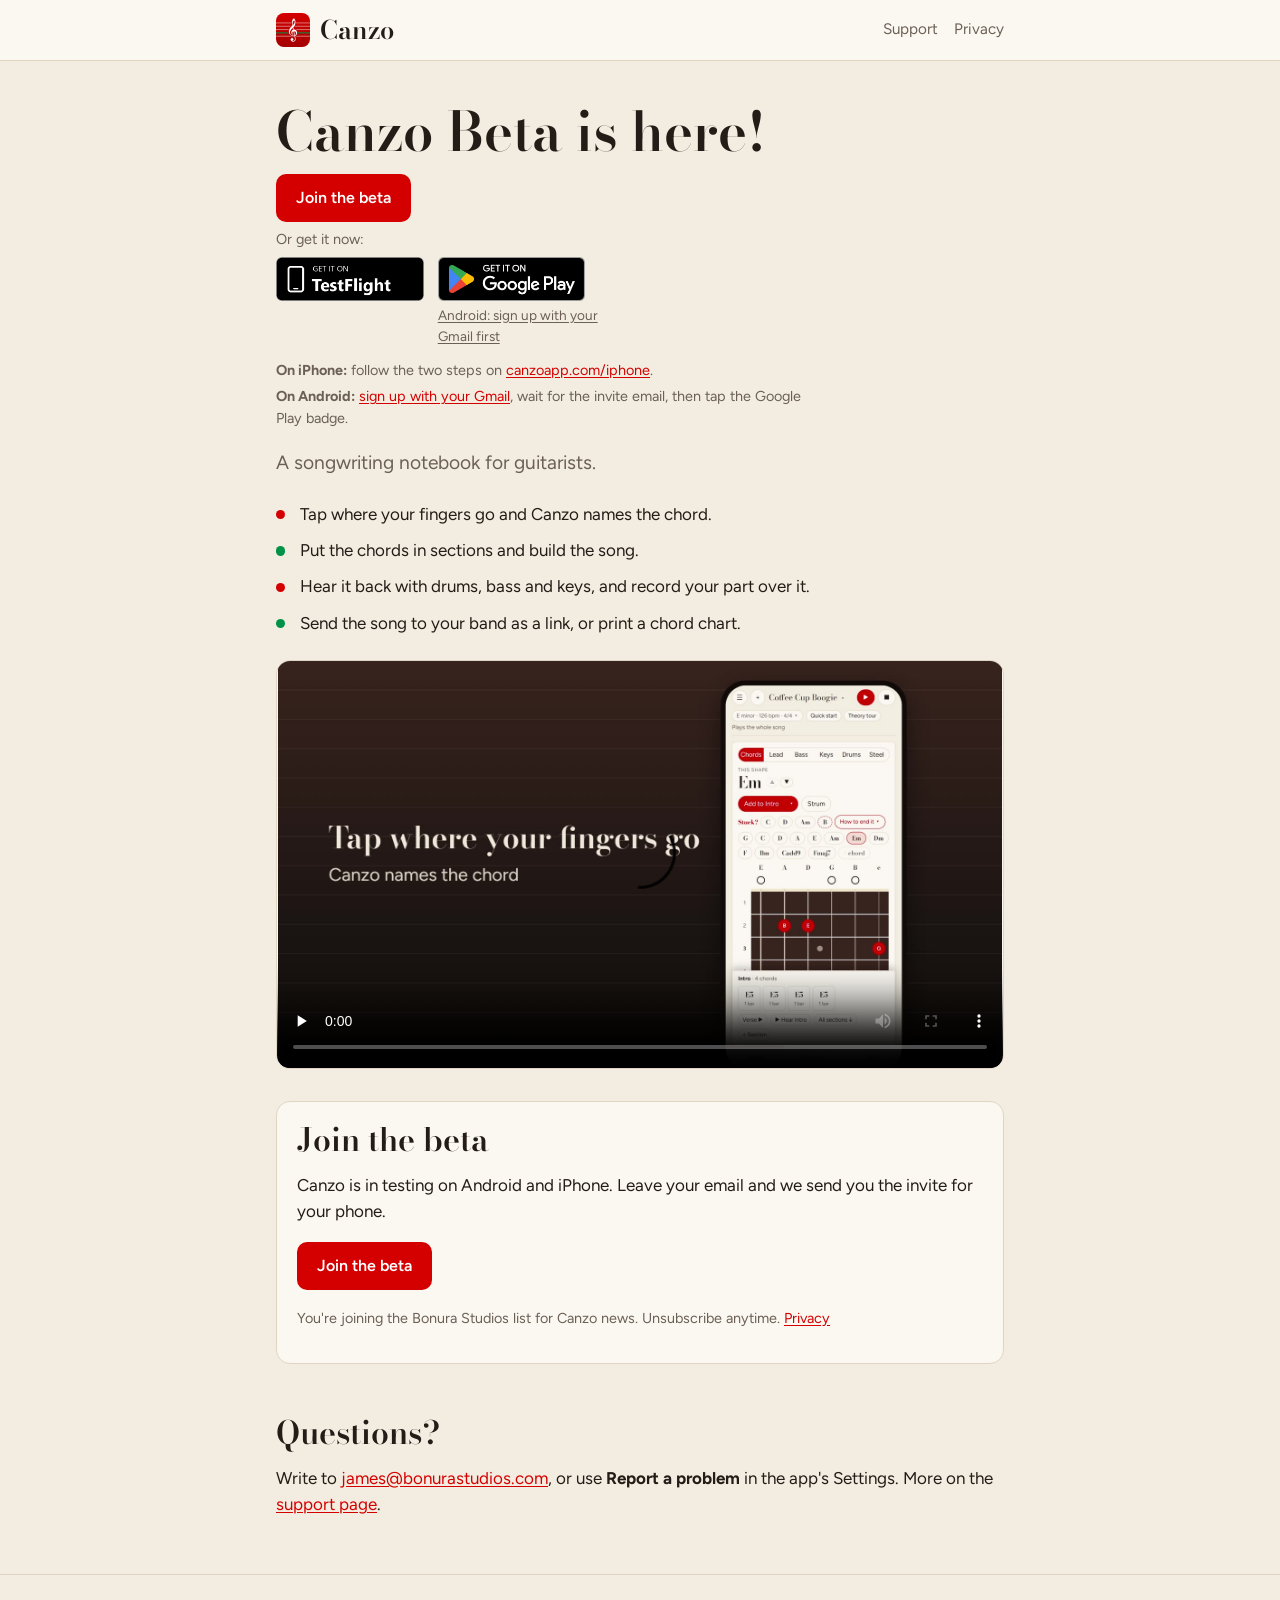
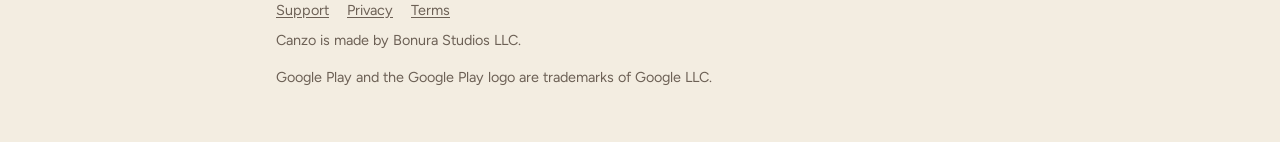
<file: index.html>
<!doctype html>
<html lang="en">
<head>
<meta charset="utf-8">
<meta name="viewport" content="width=device-width, initial-scale=1">
<meta http-equiv="Content-Security-Policy" content="default-src 'none'; script-src 'self'; style-src 'self'; img-src 'self' data:; font-src 'self'; media-src 'self'; manifest-src 'self'; form-action mailto:; base-uri 'none'; object-src 'none'">
<meta name="referrer" content="no-referrer">
<title>Canzo · Craft your song</title>
<meta name="description" content="Canzo is a songwriting notebook for guitarists: tap where your fingers go and it names the chord, build the song, and play it back with a band.">
<meta property="og:type" content="website">
<meta property="og:site_name" content="Canzo">
<meta property="og:url" content="https://canzoapp.com/">
<meta property="og:title" content="Canzo · Craft your song">
<meta property="og:description" content="A songwriting notebook for guitarists. Watch it, then join the beta.">
<meta property="og:image" content="https://canzoapp.com/canzo-card.jpg">
<meta property="og:image:width" content="1200">
<meta property="og:image:height" content="630">
<meta property="og:image:alt" content="Canzo: a white treble clef on a red tile, and the words Craft your song.">
<meta name="twitter:card" content="summary_large_image">
<meta name="theme-color" content="#D40000">
<link rel="icon" href="/favicon.svg" type="image/svg+xml">
  <script type="module" crossorigin src="/assets/home-kdcBkTNG.js"></script>
  <link rel="stylesheet" crossorigin href="/assets/site-vBg9s0Kn.css">
</head>
<body>
<header class="top"><div class="wrap">
  <a class="brand" href="/"><img src="/icon.svg" alt="" width="34" height="34">Canzo</a>
  <nav aria-label="Site"><a href="/support/">Support</a><a href="/privacy/">Privacy</a></nav>
</div></header>

<main class="wrap">
  <section class="hero">
    <div class="hero-head">
      <h1>Canzo Beta is here!</h1>
      <a class="button" href="https://bonurastudios.com/pages/canzo-beta">Join the beta</a>
    </div>
    
    <div class="beta-get">
      <p class="small">Or get it now:</p>
      <div class="beta-badges">
        <a class="store-badge" id="beta-iphone" href="/iphone/"><img src="/badges/testflight.png" alt="Get the iPhone beta on TestFlight" width="148" height="44"></a>
        <div class="beta-badge">
          <a class="store-badge" id="beta-android" href="https://play.google.com/apps/internaltest/4701320022110721239"><img src="/badges/google-play.png" alt="Get the Android beta on Google Play" width="148" height="44"></a>
          <a class="small" href="https://bonurastudios.com/pages/canzo-beta">Android: sign up with your Gmail first</a>
        </div>
      </div>
      <div class="install-steps" id="iphone-steps">
        <p class="small"><strong>On iPhone:</strong> follow the two steps on <a href="/iphone/">canzoapp.com/iphone</a>.</p>
        <p class="small" id="android-steps"><strong>On Android:</strong> <a href="https://bonurastudios.com/pages/canzo-beta">sign up with your Gmail</a>, wait for the invite email, then tap the Google Play badge.</p>
      </div>
    </div>
    
    <p class="tagline">A songwriting notebook for guitarists.</p>
    <ul class="points">
      <li>Tap where your fingers go and Canzo names the chord.</li>
      <li>Put the chords in sections and build the song.</li>
      <li>Hear it back with drums, bass and keys, and record your part over it.</li>
      <li>Send the song to your band as a link, or print a chord chart.</li>
    </ul>
    <video class="video" controls playsinline preload="none" poster="/poster-walkthrough.jpg"><source src="/media/walkthrough-vertical.mp4" media="(max-width: 600px) and (orientation: portrait)" type="video/mp4"><source src="/media/walkthrough-1080.mp4" media="(min-width: 1200px)" type="video/mp4"><source src="/media/walkthrough-720.mp4" type="video/mp4"></video>
  </section>

  
  <section class="card" id="beta" aria-labelledby="beta-title">
    <h2 id="beta-title">Join the beta</h2>
    <p>Canzo is in testing on Android and iPhone. Leave your email and we send you the invite for your phone.</p>
    
    
    <p><a class="button" href="https://bonurastudios.com/pages/canzo-beta">Join the beta</a></p>
    
    <p class="small">You're joining the Bonura Studios list for Canzo news. Unsubscribe anytime. <a href="/privacy/">Privacy</a></p>
  </section>
  

  

  <section aria-labelledby="help-title">
    <h2 id="help-title">Questions?</h2>
    <p>Write to <a href="mailto:james@bonurastudios.com">james@bonurastudios.com</a>, or use <strong>Report a problem</strong> in the app's Settings. More on the <a href="/support/">support page</a>.</p>
  </section>
</main>

<footer><div class="wrap">
  <nav aria-label="Footer"><a href="/support/">Support</a><a href="/privacy/">Privacy</a><a href="/terms/">Terms</a></nav>
  <p>Canzo is made by Bonura Studios LLC.</p>
  <p>Google Play and the Google Play logo are trademarks of Google LLC.</p>
</div></footer>
</body>
</html>
</file>
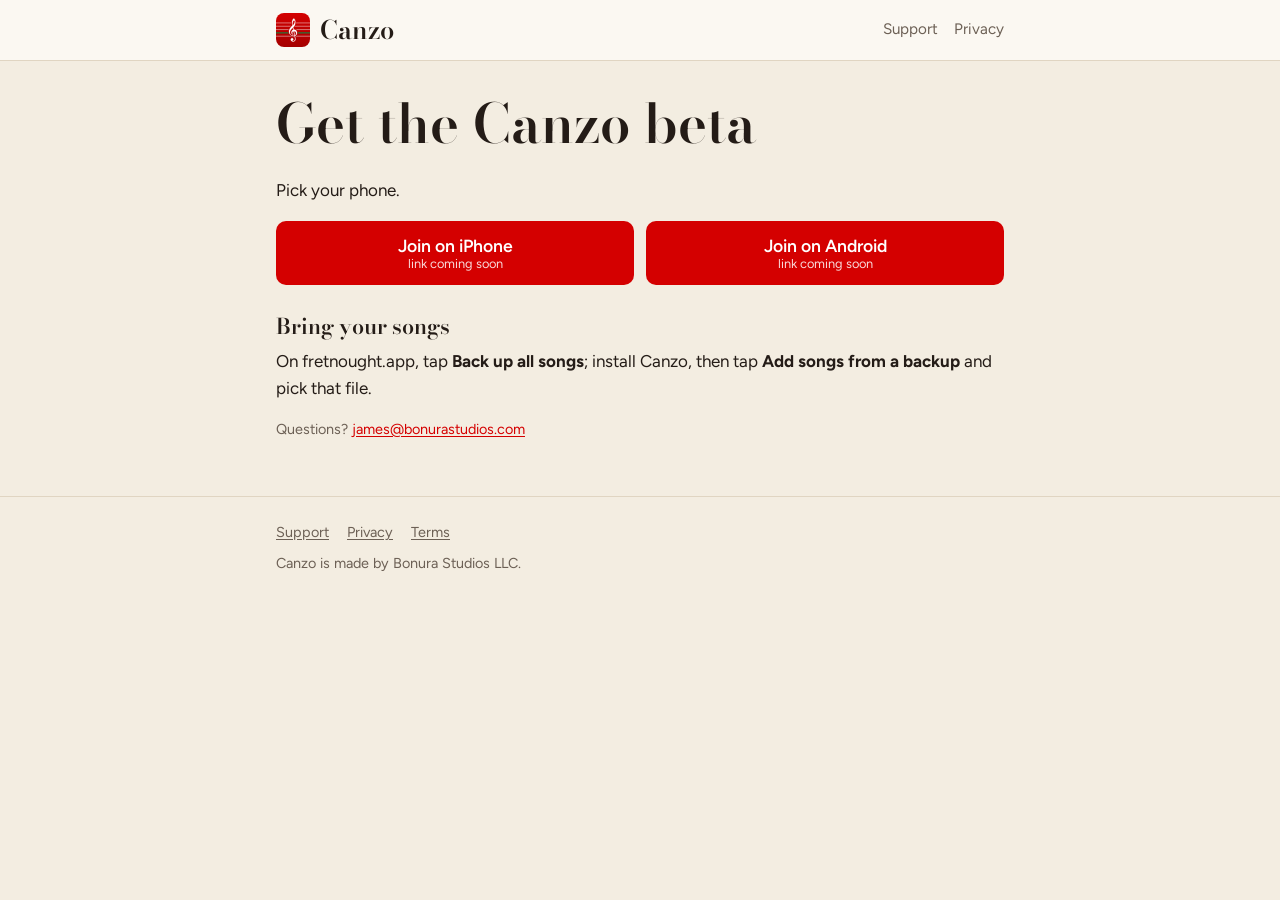
<file: beta/index.html>
<!doctype html>
<html lang="en">
<head>
<meta charset="utf-8">
<meta name="viewport" content="width=device-width, initial-scale=1">
<meta http-equiv="Content-Security-Policy" content="default-src 'none'; script-src 'self'; style-src 'self'; img-src 'self' data:; font-src 'self'; media-src 'self'; manifest-src 'self'; form-action mailto:; base-uri 'none'; object-src 'none'">
<meta name="referrer" content="no-referrer">
<title>Get the beta · Canzo</title>
<meta name="description" content="Join the Canzo beta on iPhone or Android.">
<meta property="og:type" content="website">
<meta property="og:site_name" content="Canzo">
<meta property="og:url" content="https://canzoapp.com/beta/">
<meta property="og:title" content="Get the Canzo beta">
<meta property="og:description" content="Join the Canzo beta on iPhone or Android: a songwriting notebook for guitarists.">
<meta property="og:image" content="https://canzoapp.com/canzo-card.jpg">
<meta property="og:image:width" content="1200">
<meta property="og:image:height" content="630">
<meta property="og:image:alt" content="Canzo: a white treble clef on a red tile, and the words Craft your song.">
<meta name="twitter:card" content="summary_large_image">
<meta name="theme-color" content="#D40000">
<link rel="icon" href="/favicon.svg" type="image/svg+xml">
  <script type="module" crossorigin src="/assets/beta-BmXsUxmT.js"></script>
  <link rel="stylesheet" crossorigin href="/assets/site-vBg9s0Kn.css">
</head>
<body>
<header class="top"><div class="wrap">
  <a class="brand" href="/"><img src="/icon.svg" alt="" width="34" height="34">Canzo</a>
  <nav aria-label="Site"><a href="/support/">Support</a><a href="/privacy/">Privacy</a></nav>
</div></header>

<main class="wrap text beta">
  <h1>Get the Canzo beta</h1>
  <p>Pick your phone.</p>
  <div class="joins">
    <span class="button join" id="join-iphone" data-phone="iphone" aria-disabled="true">Join on iPhone<small>link coming soon</small></span>
    <span class="button join" id="join-android" data-phone="android" aria-disabled="true">Join on Android<small>link coming soon</small></span>
  </div>
  <p id="your-phone" class="small" role="status"></p>

  <h2>Bring your songs</h2>
  <p>On fretnought.app, tap <strong>Back up all songs</strong>; install Canzo, then tap <strong>Add songs from a backup</strong> and pick that file.</p>

  <p class="small">Questions? <a href="mailto:james@bonurastudios.com">james@bonurastudios.com</a></p>
</main>

<footer><div class="wrap">
  <nav aria-label="Footer"><a href="/support/">Support</a><a href="/privacy/">Privacy</a><a href="/terms/">Terms</a></nav>
  <p>Canzo is made by Bonura Studios LLC.</p>
</div></footer>
</body>
</html>
</file>
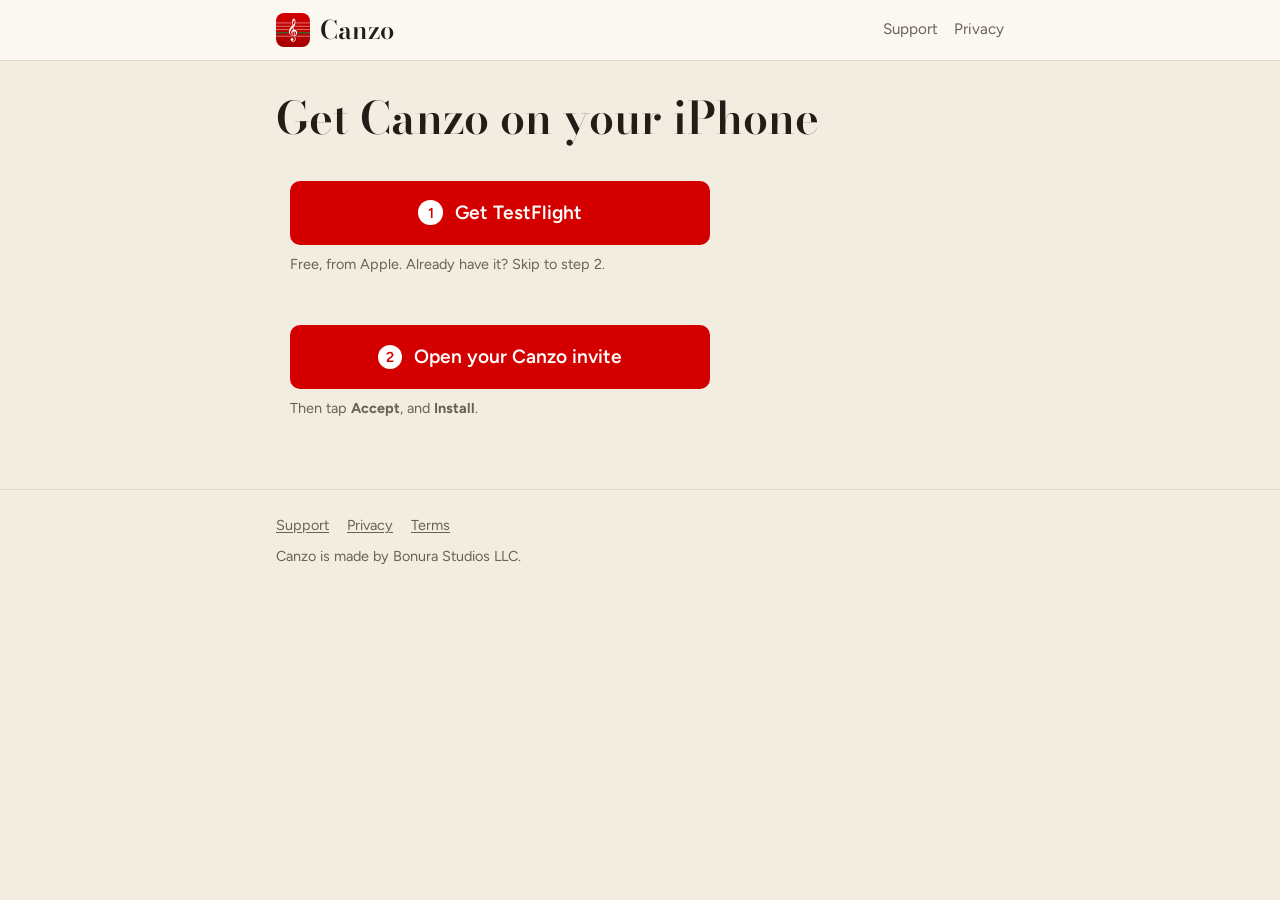
<file: iphone/index.html>
<!doctype html>
<html lang="en">
<head>
<meta charset="utf-8">
<meta name="viewport" content="width=device-width, initial-scale=1">
<meta http-equiv="Content-Security-Policy" content="default-src 'none'; script-src 'self'; style-src 'self'; img-src 'self' data:; font-src 'self'; media-src 'self'; manifest-src 'self'; form-action mailto:; base-uri 'none'; object-src 'none'">
<meta name="referrer" content="no-referrer">
<title>Get Canzo on your iPhone · Canzo</title>
<meta name="description" content="Two steps: get TestFlight, then open your Canzo invite.">
<meta property="og:type" content="website">
<meta property="og:site_name" content="Canzo">
<meta property="og:url" content="https://canzoapp.com/iphone/">
<meta property="og:title" content="Get Canzo on your iPhone">
<meta property="og:description" content="Two steps: get TestFlight, then open your Canzo invite.">
<meta property="og:image" content="https://canzoapp.com/canzo-card.jpg">
<meta property="og:image:width" content="1200">
<meta property="og:image:height" content="630">
<meta property="og:image:alt" content="Canzo: a white treble clef on a red tile, and the words Craft your song.">
<meta name="twitter:card" content="summary_large_image">

<meta name="theme-color" content="#D40000">
<link rel="icon" href="/favicon.svg" type="image/svg+xml">
  <script type="module" crossorigin src="/assets/iphone-CQcr4I_n.js"></script>
  <link rel="stylesheet" crossorigin href="/assets/site-vBg9s0Kn.css">
</head>
<body>
<header class="top"><div class="wrap">
  <a class="brand" href="/"><img src="/icon.svg" alt="" width="34" height="34">Canzo</a>
  <nav aria-label="Site"><a href="/support/">Support</a><a href="/privacy/">Privacy</a></nav>
</div></header>

<main class="wrap text iphone">
  
  <h1>Get Canzo on your iPhone</h1>
  <div class="step" id="step-1">
    <a class="button big" id="get-testflight" href="https://apps.apple.com/app/testflight/id899247664"><span class="step-number">1</span>Get TestFlight</a>
    <p class="small">Free, from Apple. Already have it? Skip to step 2.</p>
  </div>
  <div class="step" id="step-2">
    <p class="now-note" id="now-note" role="status" hidden>Now tap here</p>
    <a class="button big" id="open-invite" href="https://testflight.apple.com/join/EWS9TfPS"><span class="step-number">2</span>Open your Canzo invite</a>
    <p class="small">Then tap <strong>Accept</strong>, and <strong>Install</strong>.</p>
  </div>
  
  
</main>

<footer><div class="wrap">
  <nav aria-label="Footer"><a href="/support/">Support</a><a href="/privacy/">Privacy</a><a href="/terms/">Terms</a></nav>
  <p>Canzo is made by Bonura Studios LLC.</p>
</div></footer>
</body>
</html>
</file>
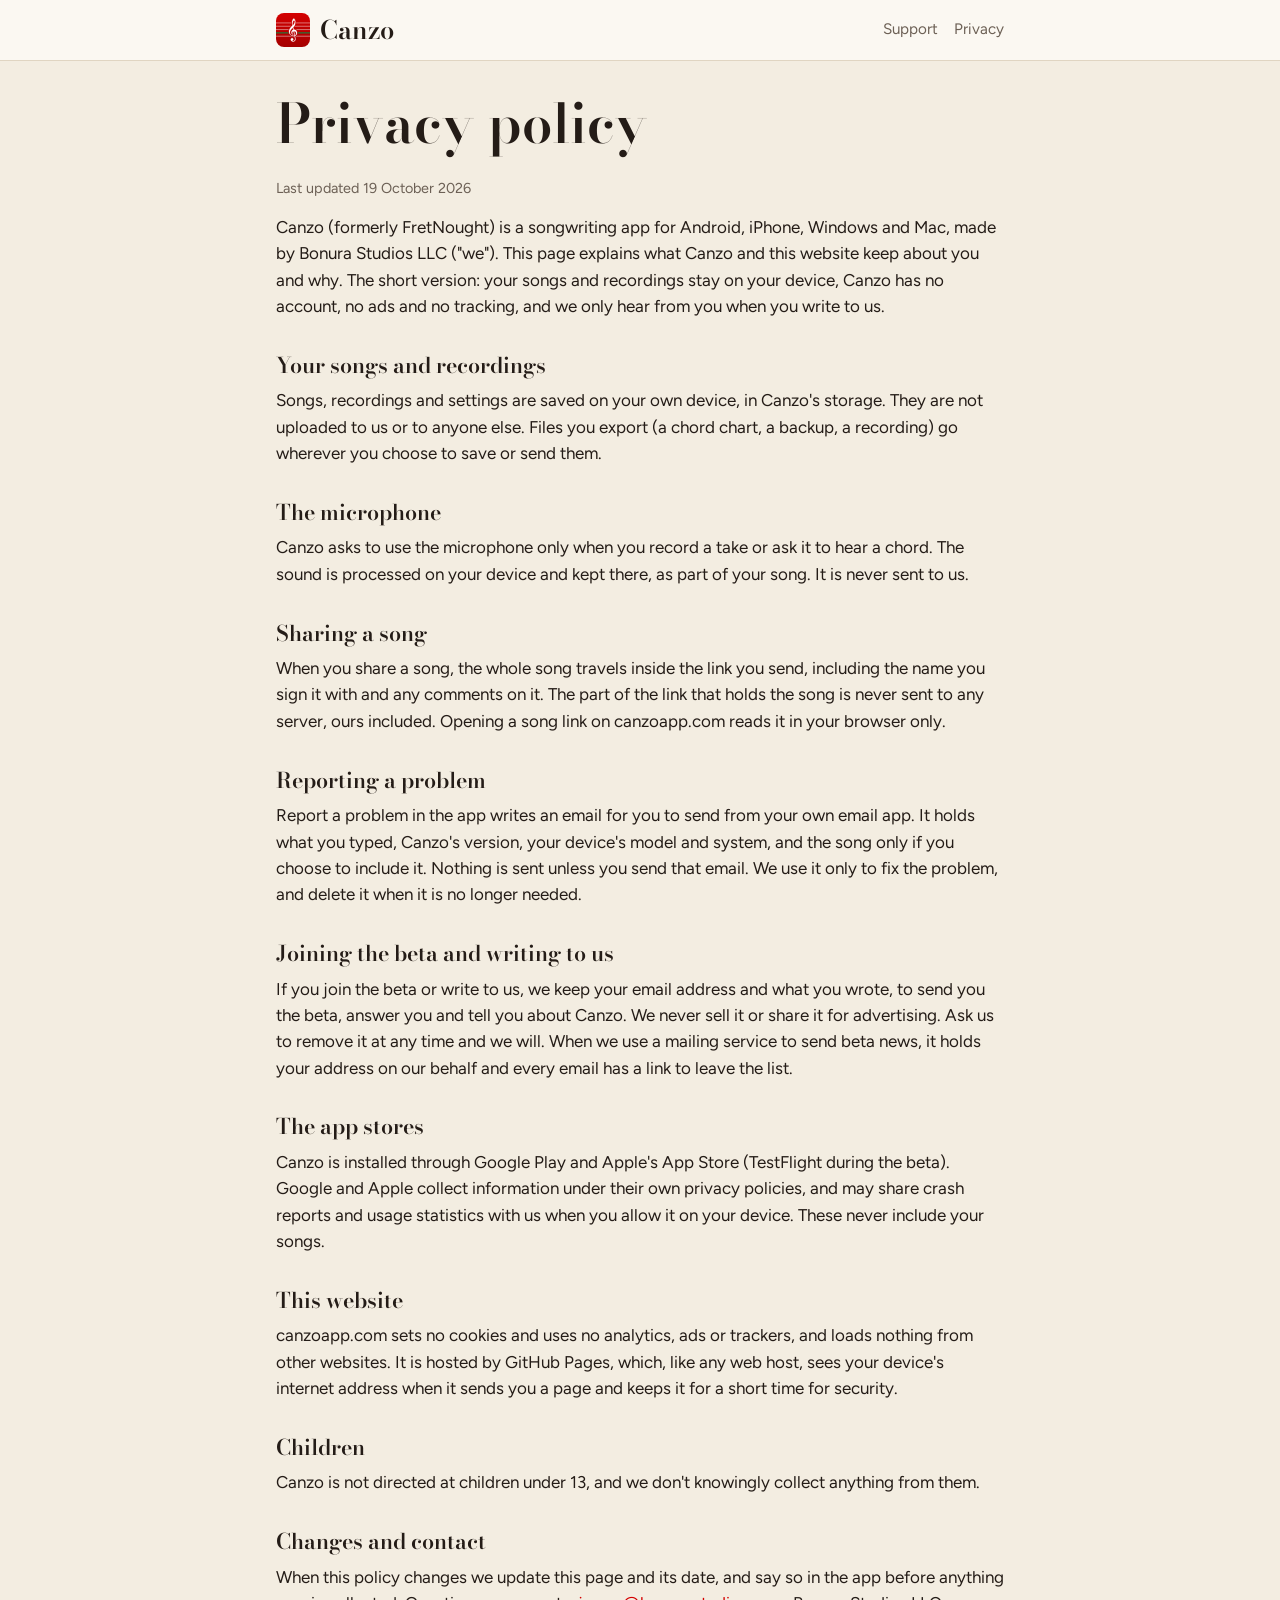
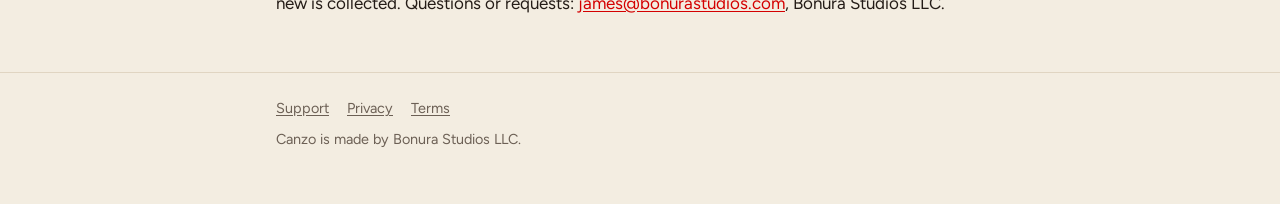
<file: privacy/index.html>
<!doctype html>
<html lang="en">
<head>
<meta charset="utf-8">
<meta name="viewport" content="width=device-width, initial-scale=1">
<meta http-equiv="Content-Security-Policy" content="default-src 'none'; script-src 'self'; style-src 'self'; img-src 'self' data:; font-src 'self'; media-src 'self'; manifest-src 'self'; form-action mailto:; base-uri 'none'; object-src 'none'">
<meta name="referrer" content="no-referrer">
<title>Privacy policy · Canzo</title>
<meta name="description" content="What Canzo and canzoapp.com keep about you, and why.">
<meta name="theme-color" content="#D40000">
<link rel="icon" href="/favicon.svg" type="image/svg+xml">
  <link rel="stylesheet" crossorigin href="/assets/site-vBg9s0Kn.css">
</head>
<body>
<!-- Read by James 2026-10-21 ("Privacy policy looks good"), written 2026-10-19 for the beta phase:
     the store apps with no account, no ads and no purchases. It is redone before ads, accounts or
     purchases reach anyone (GO-TO-MARKET step 26). -->
<header class="top"><div class="wrap">
  <a class="brand" href="/"><img src="/icon.svg" alt="" width="34" height="34">Canzo</a>
  <nav aria-label="Site"><a href="/support/">Support</a><a href="/privacy/" aria-current="page">Privacy</a></nav>
</div></header>

<main class="wrap text">
  <h1>Privacy policy</h1>
  <p class="updated">Last updated 19 October 2026</p>
  <p>Canzo (formerly FretNought) is a songwriting app for Android, iPhone, Windows and Mac, made by Bonura Studios LLC ("we"). This page explains what Canzo and this website keep about you and why. The short version: your songs and recordings stay on your device, Canzo has no account, no ads and no tracking, and we only hear from you when you write to us.</p>

  <h2>Your songs and recordings</h2>
  <p>Songs, recordings and settings are saved on your own device, in Canzo's storage. They are not uploaded to us or to anyone else. Files you export (a chord chart, a backup, a recording) go wherever you choose to save or send them.</p>

  <h2>The microphone</h2>
  <p>Canzo asks to use the microphone only when you record a take or ask it to hear a chord. The sound is processed on your device and kept there, as part of your song. It is never sent to us.</p>

  <h2>Sharing a song</h2>
  <p>When you share a song, the whole song travels inside the link you send, including the name you sign it with and any comments on it. The part of the link that holds the song is never sent to any server, ours included. Opening a song link on canzoapp.com reads it in your browser only.</p>

  <h2>Reporting a problem</h2>
  <p>Report a problem in the app writes an email for you to send from your own email app. It holds what you typed, Canzo's version, your device's model and system, and the song only if you choose to include it. Nothing is sent unless you send that email. We use it only to fix the problem, and delete it when it is no longer needed.</p>

  <h2>Joining the beta and writing to us</h2>
  <p>If you join the beta or write to us, we keep your email address and what you wrote, to send you the beta, answer you and tell you about Canzo. We never sell it or share it for advertising. Ask us to remove it at any time and we will. When we use a mailing service to send beta news, it holds your address on our behalf and every email has a link to leave the list.</p>

  <h2>The app stores</h2>
  <p>Canzo is installed through Google Play and Apple's App Store (TestFlight during the beta). Google and Apple collect information under their own privacy policies, and may share crash reports and usage statistics with us when you allow it on your device. These never include your songs.</p>

  <h2>This website</h2>
  <p>canzoapp.com sets no cookies and uses no analytics, ads or trackers, and loads nothing from other websites. It is hosted by GitHub Pages, which, like any web host, sees your device's internet address when it sends you a page and keeps it for a short time for security.</p>

  <h2>Children</h2>
  <p>Canzo is not directed at children under 13, and we don't knowingly collect anything from them.</p>

  <h2>Changes and contact</h2>
  <p>When this policy changes we update this page and its date, and say so in the app before anything new is collected. Questions or requests: <a href="mailto:james@bonurastudios.com">james@bonurastudios.com</a>, Bonura Studios LLC.</p>
</main>

<footer><div class="wrap">
  <nav aria-label="Footer"><a href="/support/">Support</a><a href="/privacy/">Privacy</a><a href="/terms/">Terms</a></nav>
  <p>Canzo is made by Bonura Studios LLC.</p>
</div></footer>
</body>
</html>
</file>
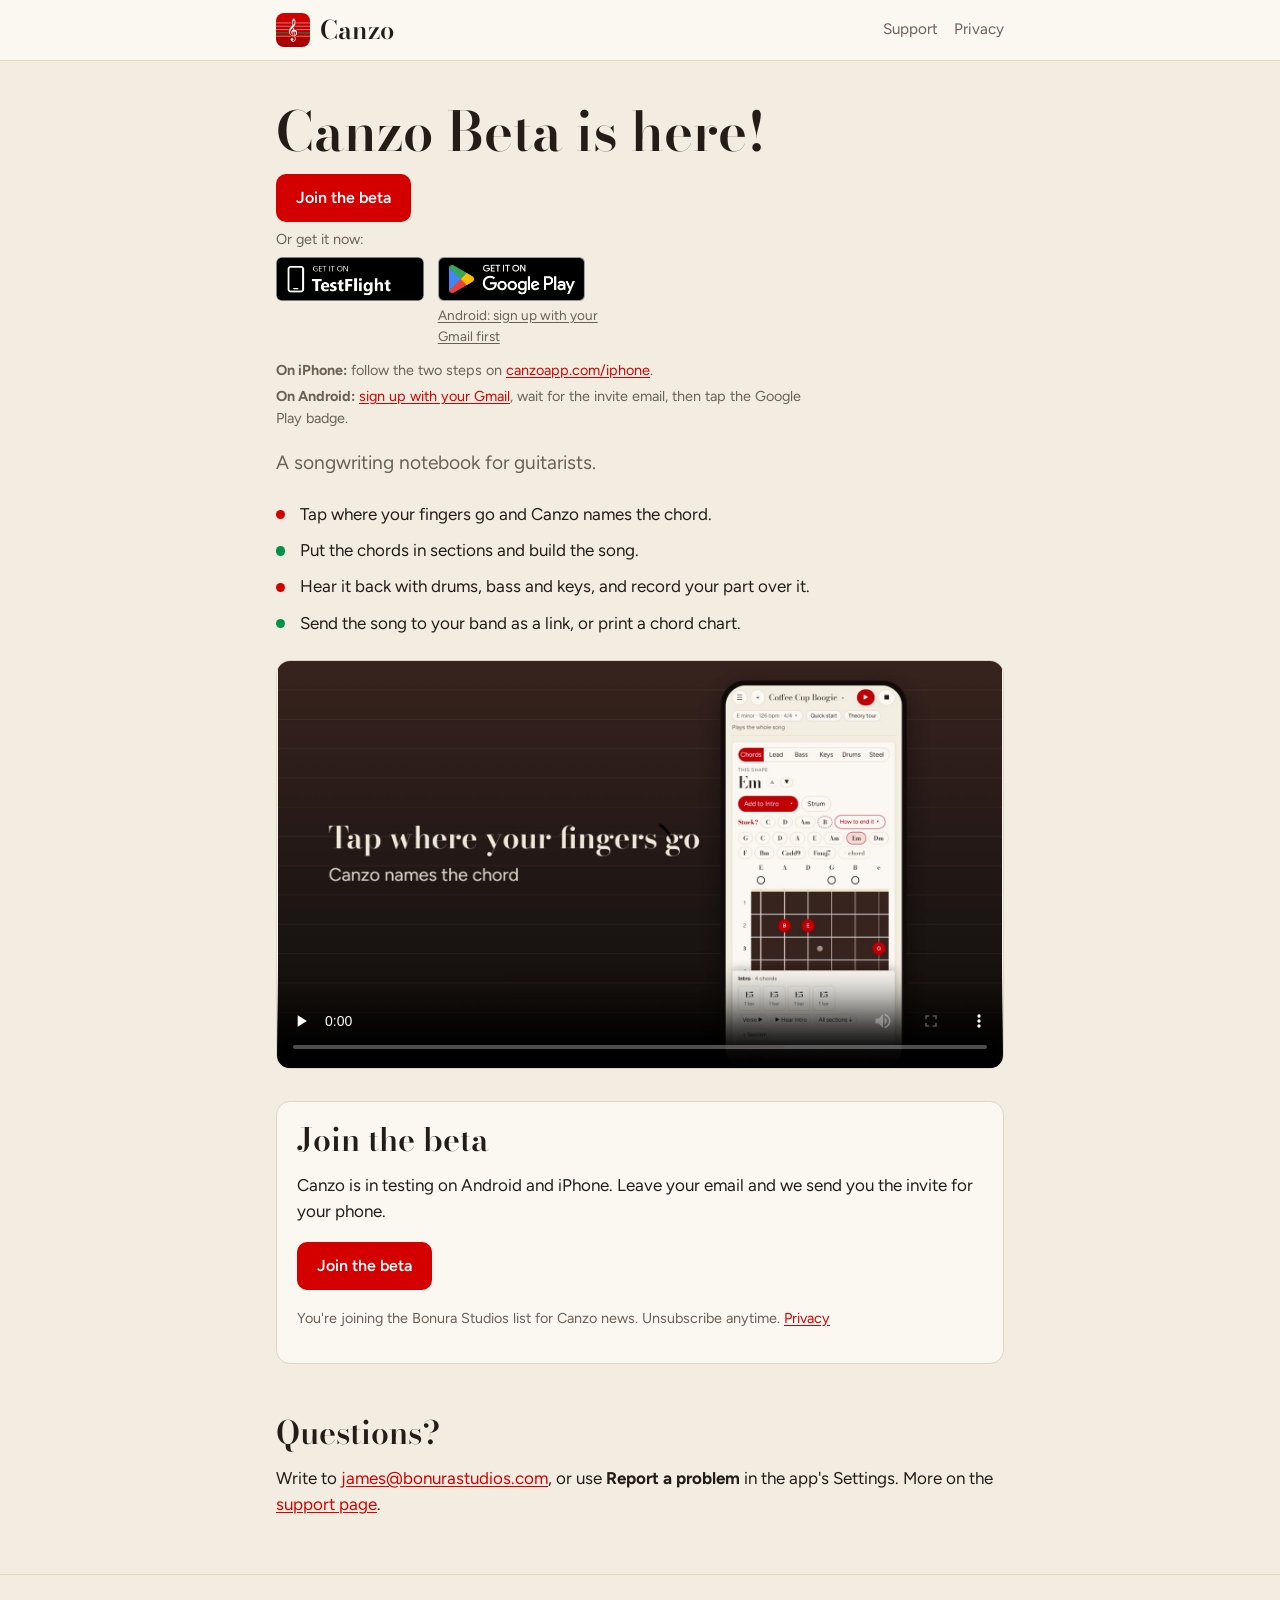
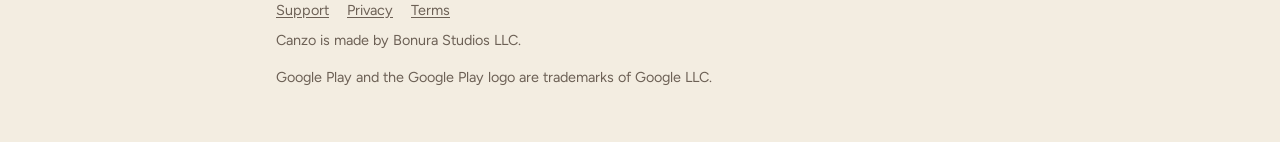
<file: song/index.html>
<!doctype html>
<html lang="en">
<head>
<meta charset="utf-8">
<meta name="viewport" content="width=device-width, initial-scale=1">
<meta http-equiv="Content-Security-Policy" content="default-src 'none'; script-src 'self'; style-src 'self'; img-src 'self' data:; font-src 'self'; media-src 'self'; manifest-src 'self'; form-action mailto:; base-uri 'none'; object-src 'none'">
<meta name="referrer" content="no-referrer">
<meta name="robots" content="noindex">
<title>A song shared with Canzo</title>
<meta name="theme-color" content="#D40000">
<link rel="icon" href="/favicon.svg" type="image/svg+xml">
  <script type="module" crossorigin src="/assets/song-C6doLOMq.js"></script>
  <link rel="stylesheet" crossorigin href="/assets/site-vBg9s0Kn.css">
</head>
<body>
<header class="top"><div class="wrap">
  <a class="brand" href="/"><img src="/icon.svg" alt="" width="34" height="34">Canzo</a>
  <nav aria-label="Site"><a href="/support/">Support</a><a href="/privacy/">Privacy</a></nav>
</div></header>

<main class="wrap">
  <section class="song" id="song" aria-live="polite" aria-busy="true">
    <h1 class="song-title">Opening the song…</h1>
    <noscript><p class="refusal">This page needs JavaScript to read the song in its link. Or open the link in Canzo.</p></noscript>
  </section>

  <section class="card" aria-labelledby="open-title">
    <h2 id="open-title">Open it in Canzo</h2>
    <p><a class="button" id="open-app">Open in Canzo</a></p>
    <p>It comes with its sound, its band and its parts. Didn't open? Copy the link, then in Canzo paste it into <strong>Open link</strong> under <strong>Chart and share</strong>.</p>
    <p><button class="button quiet" type="button" id="copy-link">Copy the link</button></p>
    <p class="note" id="copy-note" role="status"></p>
  </section>

  
  <section class="card" aria-labelledby="get-title">
    <h2 id="get-title">No Canzo yet?</h2>
    <p>Canzo is a songwriting notebook for guitarists, in testing on Android and iPhone.</p>
    <p><a class="button" href="/#beta">Join the beta</a></p>
  </section>
  

  

  <p class="small">The song travels inside the link itself. This page reads it in your browser and sends it nowhere.</p>
</main>

<footer><div class="wrap">
  <nav aria-label="Footer"><a href="/support/">Support</a><a href="/privacy/">Privacy</a><a href="/terms/">Terms</a></nav>
  <p>Canzo is made by Bonura Studios LLC.</p>
</div></footer>
</body>
</html>
</file>
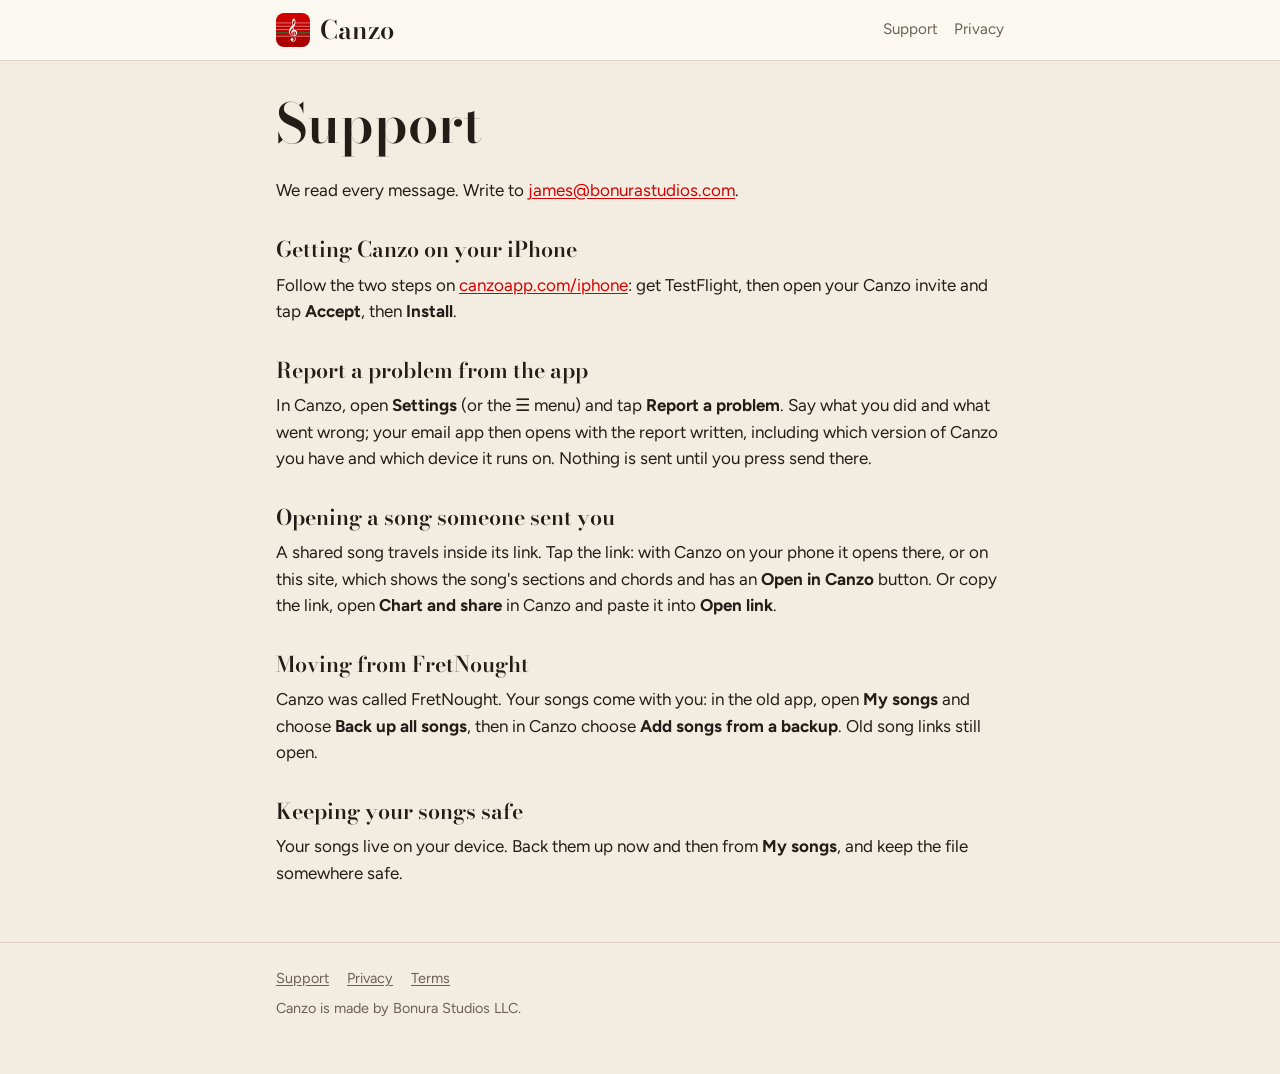
<file: support/index.html>
<!doctype html>
<html lang="en">
<head>
<meta charset="utf-8">
<meta name="viewport" content="width=device-width, initial-scale=1">
<meta http-equiv="Content-Security-Policy" content="default-src 'none'; script-src 'self'; style-src 'self'; img-src 'self' data:; font-src 'self'; media-src 'self'; manifest-src 'self'; form-action mailto:; base-uri 'none'; object-src 'none'">
<meta name="referrer" content="no-referrer">
<title>Support · Canzo</title>
<meta name="description" content="Help with Canzo: how to reach us and how to report a problem.">
<meta name="theme-color" content="#D40000">
<link rel="icon" href="/favicon.svg" type="image/svg+xml">
  <link rel="stylesheet" crossorigin href="/assets/site-vBg9s0Kn.css">
</head>
<body>
<header class="top"><div class="wrap">
  <a class="brand" href="/"><img src="/icon.svg" alt="" width="34" height="34">Canzo</a>
  <nav aria-label="Site"><a href="/support/" aria-current="page">Support</a><a href="/privacy/">Privacy</a></nav>
</div></header>

<main class="wrap text">
  <h1>Support</h1>
  <p>We read every message. Write to <a href="mailto:james@bonurastudios.com">james@bonurastudios.com</a>.</p>

  
  <h2 id="iphone-steps">Getting Canzo on your iPhone</h2>
  <p>Follow the two steps on <a href="/iphone/">canzoapp.com/iphone</a>: get TestFlight, then open your Canzo invite and tap <strong>Accept</strong>, then <strong>Install</strong>.</p>
  

  <h2>Report a problem from the app</h2>
  <p>In Canzo, open <strong>Settings</strong> (or the ☰ menu) and tap <strong>Report a problem</strong>. Say what you did and what went wrong; your email app then opens with the report written, including which version of Canzo you have and which device it runs on. Nothing is sent until you press send there.</p>

  <h2>Opening a song someone sent you</h2>
  <p>A shared song travels inside its link. Tap the link: with Canzo on your phone it opens there, or on this site, which shows the song's sections and chords and has an <strong>Open in Canzo</strong> button. Or copy the link, open <strong>Chart and share</strong> in Canzo and paste it into <strong>Open link</strong>.</p>

  <h2>Moving from FretNought</h2>
  <p>Canzo was called FretNought. Your songs come with you: in the old app, open <strong>My songs</strong> and choose <strong>Back up all songs</strong>, then in Canzo choose <strong>Add songs from a backup</strong>. Old song links still open.</p>

  <h2>Keeping your songs safe</h2>
  <p>Your songs live on your device. Back them up now and then from <strong>My songs</strong>, and keep the file somewhere safe.</p>
</main>

<footer><div class="wrap">
  <nav aria-label="Footer"><a href="/support/">Support</a><a href="/privacy/">Privacy</a><a href="/terms/">Terms</a></nav>
  <p>Canzo is made by Bonura Studios LLC.</p>
</div></footer>
</body>
</html>
</file>
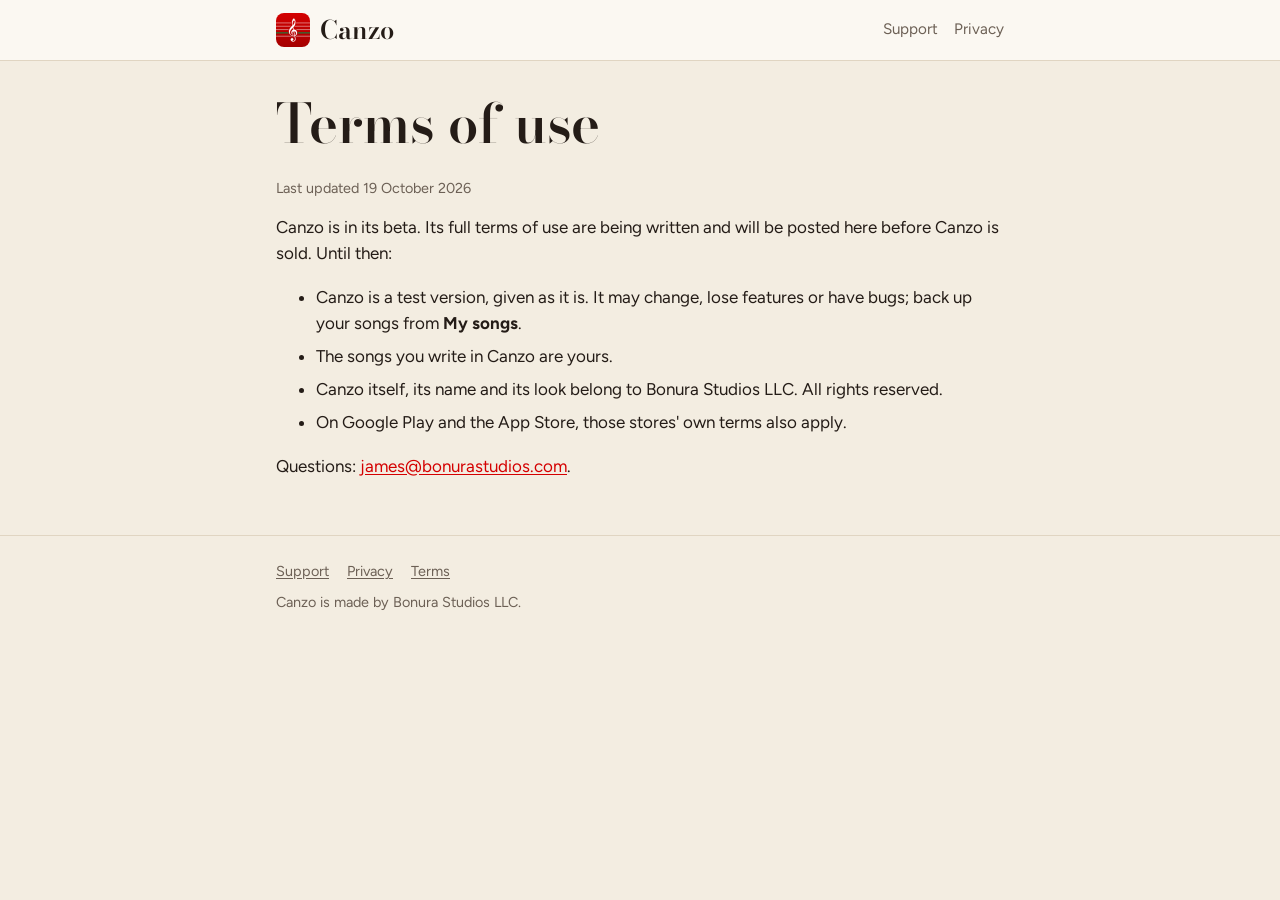
<file: terms/index.html>
<!doctype html>
<html lang="en">
<head>
<meta charset="utf-8">
<meta name="viewport" content="width=device-width, initial-scale=1">
<meta http-equiv="Content-Security-Policy" content="default-src 'none'; script-src 'self'; style-src 'self'; img-src 'self' data:; font-src 'self'; media-src 'self'; manifest-src 'self'; form-action mailto:; base-uri 'none'; object-src 'none'">
<meta name="referrer" content="no-referrer">
<title>Terms of use · Canzo</title>
<meta name="theme-color" content="#D40000">
<link rel="icon" href="/favicon.svg" type="image/svg+xml">
  <link rel="stylesheet" crossorigin href="/assets/site-vBg9s0Kn.css">
</head>
<body>
<!-- A placeholder (James, 2026-10-19). The real terms come with purchases and accounts
     (GO-TO-MARKET step 26, a lawyer's look is G7). -->
<header class="top"><div class="wrap">
  <a class="brand" href="/"><img src="/icon.svg" alt="" width="34" height="34">Canzo</a>
  <nav aria-label="Site"><a href="/support/">Support</a><a href="/privacy/">Privacy</a></nav>
</div></header>

<main class="wrap text">
  <h1>Terms of use</h1>
  <p class="updated">Last updated 19 October 2026</p>
  <p>Canzo is in its beta. Its full terms of use are being written and will be posted here before Canzo is sold. Until then:</p>
  <ul>
    <li>Canzo is a test version, given as it is. It may change, lose features or have bugs; back up your songs from <strong>My songs</strong>.</li>
    <li>The songs you write in Canzo are yours.</li>
    <li>Canzo itself, its name and its look belong to Bonura Studios LLC. All rights reserved.</li>
    <li>On Google Play and the App Store, those stores' own terms also apply.</li>
  </ul>
  <p>Questions: <a href="mailto:james@bonurastudios.com">james@bonurastudios.com</a>.</p>
</main>

<footer><div class="wrap">
  <nav aria-label="Footer"><a href="/support/">Support</a><a href="/privacy/">Privacy</a><a href="/terms/">Terms</a></nav>
  <p>Canzo is made by Bonura Studios LLC.</p>
</div></footer>
</body>
</html>
</file>
<file: assets/site-vBg9s0Kn.css>
@font-face{font-family:Bodoni Moda;font-style:normal;font-weight:400 900;font-display:swap;src:url(/fonts/bodoni-moda.woff2)format("woff2")}@font-face{font-family:Figtree;font-style:normal;font-weight:300 900;font-display:swap;src:url(/fonts/figtree.woff2)format("woff2")}:root{--bg:#f3ede1;--surface:#fbf8f2;--ink:#241c17;--muted:#6c6055;--line:#e0d5c2;--accent:#d40000;--accent-ink:#fff;--accent-soft:#f5dcd3;--green:#009246;--font-display:"Bodoni Moda", "Didot", "Bodoni 72", Georgia, serif;--font-body:"Figtree", "Segoe UI", system-ui, sans-serif;--lightningcss-light:initial;--lightningcss-dark: ;color-scheme:light}@media (prefers-color-scheme:dark){:root{--bg:#1a1411;--surface:#251d19;--ink:#f2e9db;--muted:#aa9b8c;--line:#3b3029;--accent-soft:#45201a;--green:#3fbf7f;--lightningcss-light: ;--lightningcss-dark:initial;color-scheme:dark}}*{box-sizing:border-box}html{-webkit-text-size-adjust:100%}body{background:var(--bg);color:var(--ink);font:17px/1.55 var(--font-body);margin:0}a{color:var(--accent);text-underline-offset:2px}@media (prefers-color-scheme:dark){a{color:#ff6b5e}}h1,h2,h3{font-family:var(--font-display);margin:0 0 .4em;font-weight:600;line-height:1.15}h1{font-size:clamp(2.1rem,7vw,3.4rem)}h2{margin-top:1.6em;font-size:clamp(1.5rem,4.5vw,2rem)}p{margin:0 0 1em}.wrap{max-width:760px;margin:0 auto;padding:0 16px}.top{border-bottom:1px solid var(--line);background:var(--surface)}.top .wrap{justify-content:space-between;align-items:center;gap:12px;min-height:60px;display:flex}.brand{color:var(--ink);font-family:var(--font-display);align-items:center;gap:10px;font-size:1.6rem;font-weight:600;text-decoration:none;display:flex}.brand img{border-radius:8px;width:34px;height:34px}.top nav{gap:16px;font-size:.95rem;display:flex}.top nav a{color:var(--muted);text-decoration:none}.top nav a:hover{color:var(--ink)}footer{border-top:1px solid var(--line);color:var(--muted);margin-top:56px;padding:24px 0 40px;font-size:.9rem}footer nav{flex-wrap:wrap;gap:8px 18px;margin-bottom:8px;display:flex}footer a{color:var(--muted)}.hero{padding:40px 0 8px}.hero-head{flex-wrap:wrap;justify-content:space-between;align-items:center;gap:10px 20px;margin-bottom:.4em;display:flex}.hero-head h1{text-wrap:balance;flex:100%;margin:0}.tagline{color:var(--muted);margin-bottom:1.2em;font-size:1.2rem}.points{gap:10px;margin:0 0 1.4em;padding:0;list-style:none;display:grid}.points li{padding-left:1.4em;position:relative}.points li:before{content:"";background:var(--accent);border-radius:50%;width:.55em;height:.55em;position:absolute;top:.55em;left:0}.points li:nth-child(2n):before{background:var(--green)}.video,.video-standin{aspect-ratio:16/9;border:1px solid var(--line);background:var(--surface);border-radius:14px;width:100%;display:block}.video-standin{color:var(--muted);font-family:var(--font-display);place-items:center;font-size:1.3rem;display:grid}.card{background:var(--surface);border:1px solid var(--line);border-radius:14px;margin:24px 0;padding:20px}.card h2{margin-top:0}.signup{flex-wrap:wrap;gap:10px;display:flex}.signup label{flex:220px}.signup input{width:100%;min-height:48px;font:inherit;color:var(--ink);background:var(--bg);border:1px solid var(--line);border-radius:10px;padding:10px 14px}.signup input:focus-visible,.button:focus-visible{outline:3px solid var(--accent);outline-offset:2px}.button{background:var(--accent);min-height:48px;color:var(--accent-ink);font:600 1rem var(--font-body);cursor:pointer;border:0;border-radius:10px;justify-content:center;align-items:center;padding:10px 20px;text-decoration:none;display:inline-flex}.button.quiet{color:var(--ink);border:1px solid var(--line);background:0 0}.note{min-height:1.5em;color:var(--muted);margin:8px 0 0;font-size:.95rem}.small{color:var(--muted);font-size:.9rem}.visually-hidden{clip:rect(0 0 0 0);white-space:nowrap;width:1px;height:1px;position:absolute;overflow:hidden}.stores{flex-wrap:wrap;align-items:center;gap:12px;display:flex}.store-badge img{width:auto;height:52px;display:block}.beta-get{margin:4px 0 18px}.beta-get>.small{margin:0 0 6px}.beta-badges{flex-wrap:wrap;align-items:flex-start;gap:10px 14px;display:flex}.beta-badges .store-badge img{height:44px}.beta-badge{flex-direction:column;gap:4px;display:flex}.beta-badge .small{max-width:160px;font-size:.85rem}.install-steps{max-width:34rem;margin-top:12px}.install-steps>.small{margin:0 0 4px}.install-steps ol{margin:0 0 8px;padding-left:1.4em;font-size:.95rem}.install-steps li{margin:2px 0}.joins{grid-template-columns:repeat(auto-fit,minmax(220px,1fr));gap:12px;margin:8px 0 4px;display:grid}.join{flex-direction:column;min-height:64px;font-size:1.1rem}.join small{opacity:.85;font-size:.8rem;font-weight:400}span.join{cursor:default}.beta h2{margin-top:1.4em}.iphone h1{font-size:clamp(1.9rem,7vw,2.8rem)}.step{border:2px solid #0000;border-radius:16px;max-width:28rem;margin:22px 0;padding:12px}.step .small{margin:8px 0 0}.button.big{box-sizing:border-box;gap:12px;width:100%;min-height:64px;font-size:1.2rem;display:flex}.step-number{background:var(--accent-ink);width:1.7em;height:1.7em;color:var(--accent);border-radius:50%;place-items:center;font-size:.9rem;display:inline-grid}.step.next{border-color:var(--accent);background:var(--accent-soft)}.now-note{color:var(--accent);margin:0 0 8px;font-size:1.1rem;font-weight:700}.song{padding:32px 0 8px}.song-from{color:var(--muted)}.song-facts{flex-wrap:wrap;gap:8px;margin:0 0 20px;padding:0;list-style:none;display:flex}.song-facts li{border:1px solid var(--line);color:var(--muted);border-radius:999px;padding:3px 10px;font-size:.9rem}.sections{gap:12px;margin:0;padding:0;list-style:none;display:grid}.section{background:var(--surface);border:1px solid var(--line);border-radius:12px;padding:14px 16px}.section-name{margin-bottom:8px;font-size:1.25rem}.repeat{color:var(--muted);font-family:var(--font-body);font-size:.95rem;font-weight:400}.chords{flex-wrap:wrap;gap:8px;margin:0;padding:0;list-style:none;display:flex}.chord{background:var(--accent-soft);text-align:center;overflow-wrap:anywhere;border-radius:8px;min-width:3em;padding:6px 12px;font-weight:700}.chord.empty{color:var(--muted);background:0 0;font-weight:400}.beats{color:var(--muted);font-size:.8rem;font-weight:400}.refusal{color:var(--muted)}.text{padding-top:32px}.text h2{font-size:1.35rem}.text li{margin-bottom:.4em}.updated{color:var(--muted);font-size:.9rem}@media (width<=520px){body{font-size:16px}.top nav{gap:12px;font-size:.9rem}.brand{font-size:1.35rem}.card{padding:16px}}
</file>
